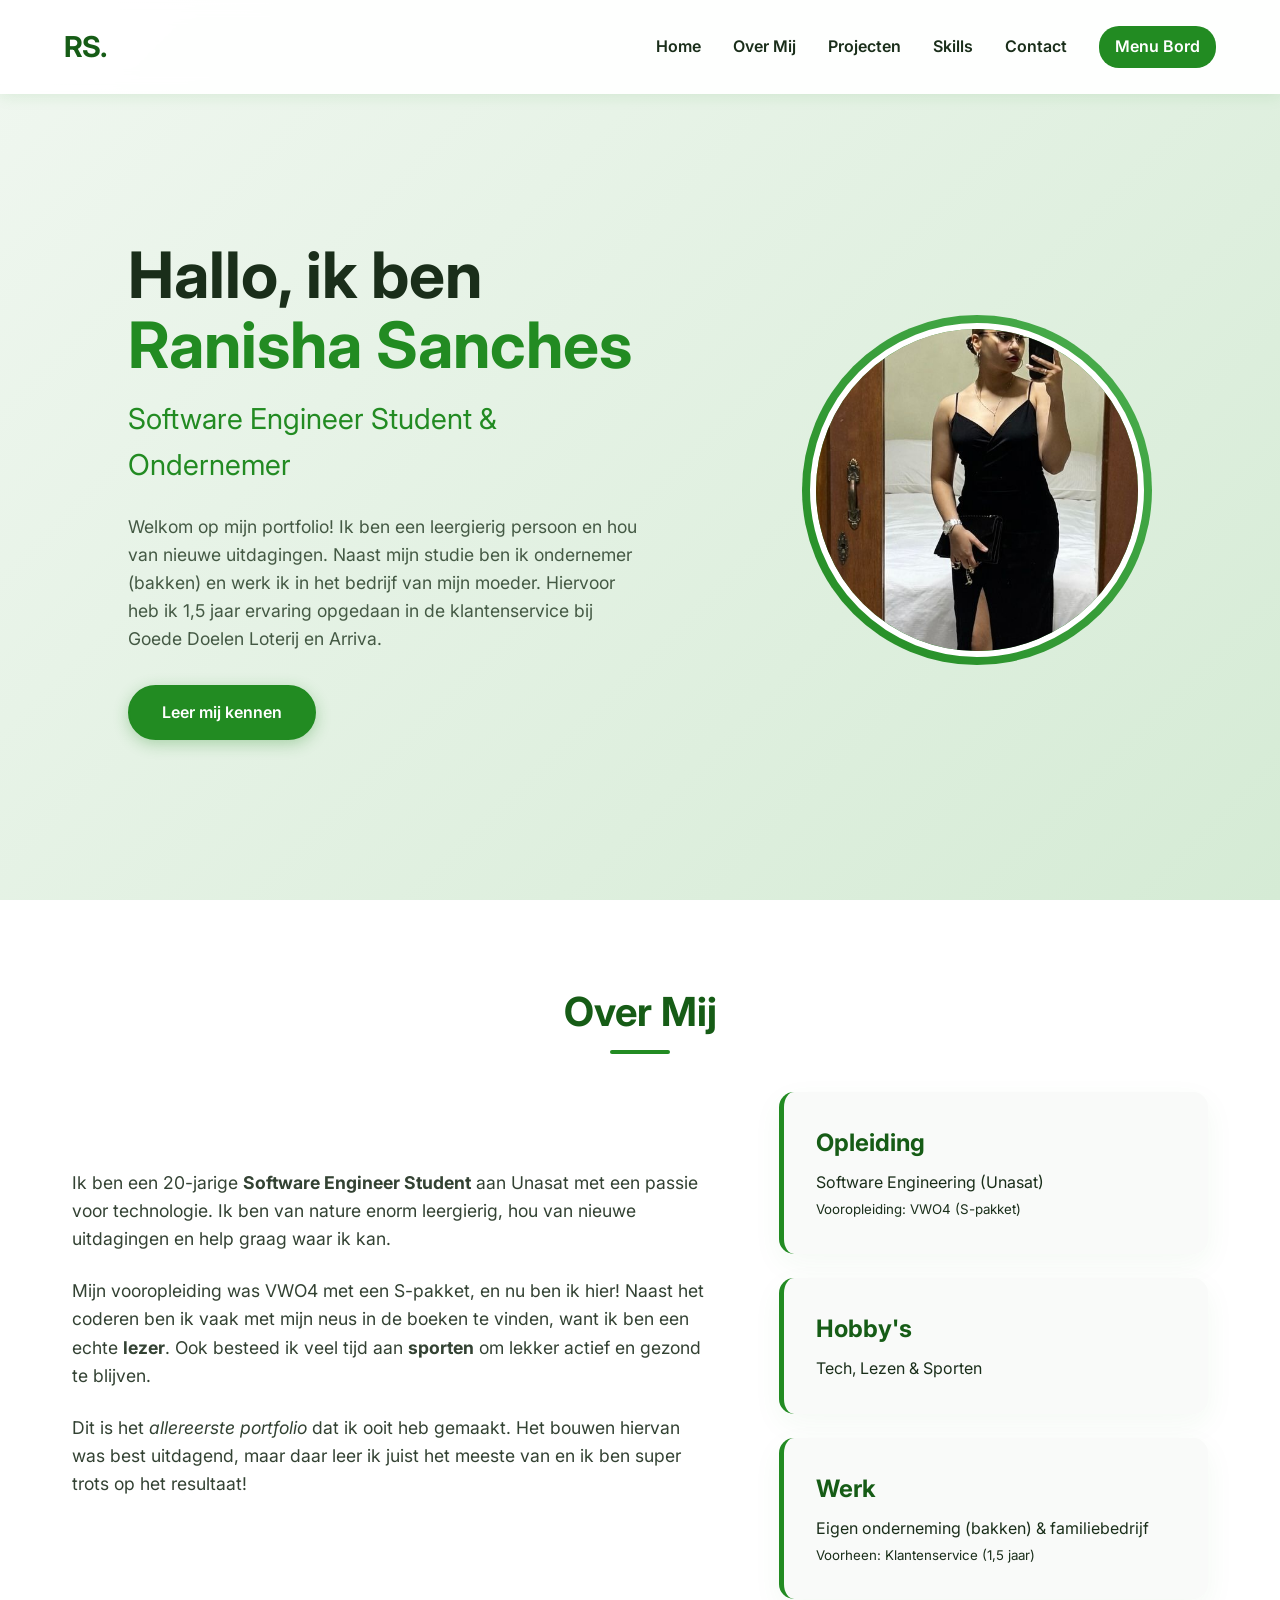
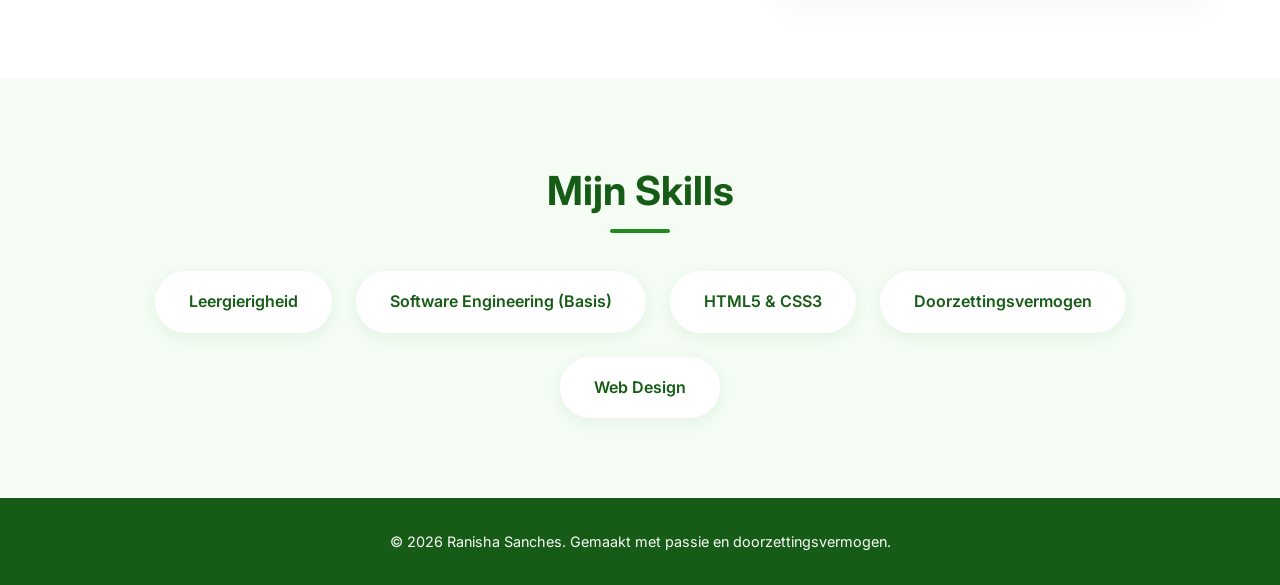
<file: index.html>
<!DOCTYPE html>
<html lang="nl">

<head>
    <meta charset="UTF-8">
    <meta name="viewport" content="width=device-width, initial-scale=1.0">
    <title>Ranisha Sanches | Portfolio</title>
    <!-- Koppeling naar het speciale portfolio CSS bestand -->
    <link rel="stylesheet" href="css/main.css">
    <!-- Een strak, modern lettertype van Google Fonts -->
    <link href="https://fonts.googleapis.com/css2?family=Inter:wght@300;400;600;700&display=swap" rel="stylesheet">
</head>

<body>

    <!-- Navigatiebalk bovenin -->
    <nav class="navbar">
        <div class="logo">RS.</div>
        <div class="nav-links">
            <a href="index.html#home">Home</a>
            <a href="index.html#about">Over Mij</a>
            <a href="work.html">Projecten</a>
            <a href="index.html#skills">Skills</a>
            <a href="contact.html">Contact</a>
            <a href="menu.html" class="btn-terug">Menu Bord</a>
        </div>
    </nav>

    <!-- Hero Sectie (De eerste indruk) -->
    <header id="home" class="hero">
        <div class="hero-content">
            <h1>Hallo, ik ben <br><span class="highlight">Ranisha Sanches</span></h1>
            <h2>Software Engineer Student & Ondernemer</h2>
            <p>Welkom op mijn portfolio! Ik ben een leergierig persoon en hou van nieuwe uitdagingen. Naast mijn studie ben ik ondernemer (bakken) en werk ik in het bedrijf van mijn moeder. Hiervoor heb ik 1,5 jaar ervaring opgedaan in de klantenservice bij Goede Doelen Loterij en Arriva.</p>
            <a href="#about" class="btn">Leer mij kennen</a>
        </div>
        <div class="hero-image">
            <div class="image-wrapper">
                <!-- Tijdelijke profielfoto - deze kun je vervangen door je eigen foto! -->
                <img src="img/profile.jpeg" alt="Foto van Ranisha Sanches">
            </div>
        </div>
    </header>

    <!-- Over Mij Sectie -->
    <section id="about" class="about">
        <div class="section-container">
            <h2 class="section-title">Over Mij</h2>
            <div class="about-content">
                <div class="about-text">
                    <p>Ik ben een 20-jarige <strong>Software Engineer Student</strong> aan Unasat met een passie voor technologie. Ik ben van nature enorm leergierig, hou van nieuwe uitdagingen en help graag waar ik kan.</p>
                    <p>Mijn vooropleiding was VWO4 met een S-pakket, en nu ben ik hier! Naast het coderen ben ik vaak met mijn neus in de boeken te vinden, want ik ben een echte <strong>lezer</strong>. Ook besteed ik veel tijd aan <strong>sporten</strong> om lekker actief en gezond te blijven.</p>
                    <p>Dit is het <em>allereerste portfolio</em> dat ik ooit heb gemaakt. Het bouwen hiervan was best uitdagend, maar daar leer ik juist het meeste van en ik ben super trots op het resultaat!</p>
                </div>
                <div class="about-stats">
                    <div class="stat-card">
                        <h3>Opleiding</h3>
                        <p>Software Engineering (Unasat)<br><small>Vooropleiding: VWO4 (S-pakket)</small></p>
                    </div>
                    <div class="stat-card">
                        <h3>Hobby's</h3>
                        <p>Tech, Lezen & Sporten</p>
                    </div>
                    <div class="stat-card">
                        <h3>Werk</h3>
                        <p>Eigen onderneming (bakken) & familiebedrijf<br><small>Voorheen: Klantenservice (1,5 jaar)</small></p>
                    </div>
                </div>
            </div>
        </div>
    </section>
    <!-- Skills Sectie -->
    <section id="skills" class="skills">
        <div class="section-container">
            <h2 class="section-title">Mijn Skills</h2>
            <div class="skills-grid">
                <div class="skill-card">Leergierigheid</div>
                <div class="skill-card">Software Engineering (Basis)</div>
                <div class="skill-card">HTML5 & CSS3</div>
                <div class="skill-card">Doorzettingsvermogen</div>
                <div class="skill-card">Web Design</div>
            </div>
        </div>
    </section>

    <!-- Footer -->
    <footer>
        <p>&copy; 2026 Ranisha Sanches. Gemaakt met passie en doorzettingsvermogen.</p>
    </footer>

</body>

</html>
</file>
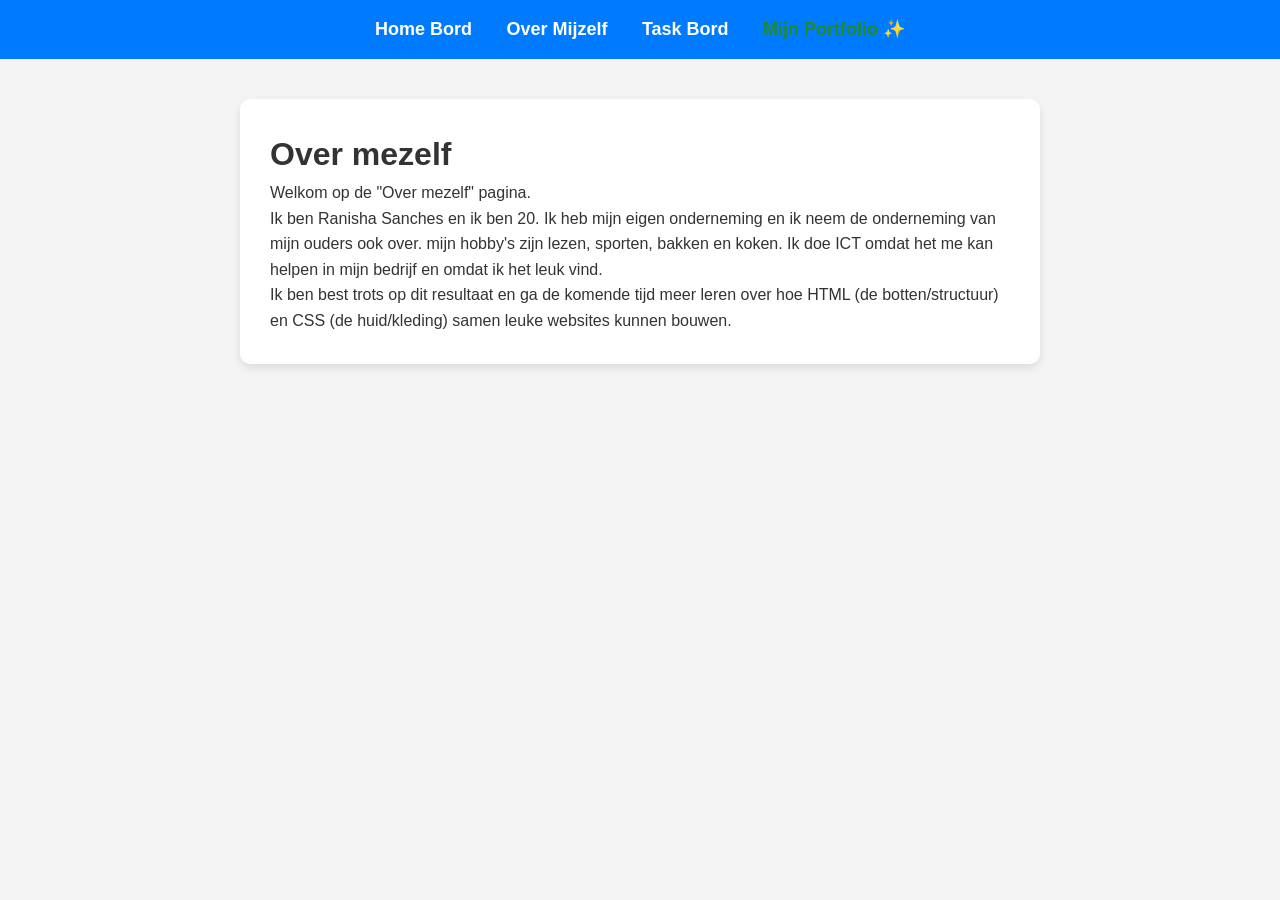
<file: about.html>
<!DOCTYPE html>
<html lang="nl">

<head>
    <meta charset="UTF-8">
    <meta name="viewport" content="width=device-width, initial-scale=1.0">
    <title>Beginner Web - Over Mijzelf</title>
    <!-- We linken wéér hetzelfde CSS bestand, zodat deze pagina er ook mooi uitziet! -->
    <link rel="stylesheet" href="css/main.css">
    <link rel="stylesheet" href="css/style.css">
</head>

<body>

    <!-- HETZELFDE MENU BORD ALTIJD BOVENAAN -->
    <nav>
        <a href="menu.html">Home Bord</a>
        <a href="about.html">Over Mijzelf</a>
        <a href="tasks.html">Task Bord</a>
        <a href="index.html" class="highlight-link">Mijn Portfolio ✨</a>
    </nav>

    <!-- DE INHOUD VAN DE 'OVER MIJ' PAGINA -->
    <div class="container">
        <h1>Over mezelf</h1>
        <p>Welkom op de "Over mezelf" pagina.</p>
        <p>Ik ben Ranisha Sanches en ik ben 20. Ik heb mijn eigen onderneming en ik neem de onderneming van mijn ouders
            ook over. mijn hobby's zijn lezen, sporten, bakken en koken. Ik doe ICT omdat het me kan helpen in mijn
            bedrijf en omdat ik het leuk vind.</p>
        <p>Ik ben best trots op dit resultaat en ga de komende tijd meer leren over hoe HTML (de botten/structuur) en
            CSS (de huid/kleding) samen leuke websites kunnen bouwen.</p>
    </div>

</body>

</html>
</file>
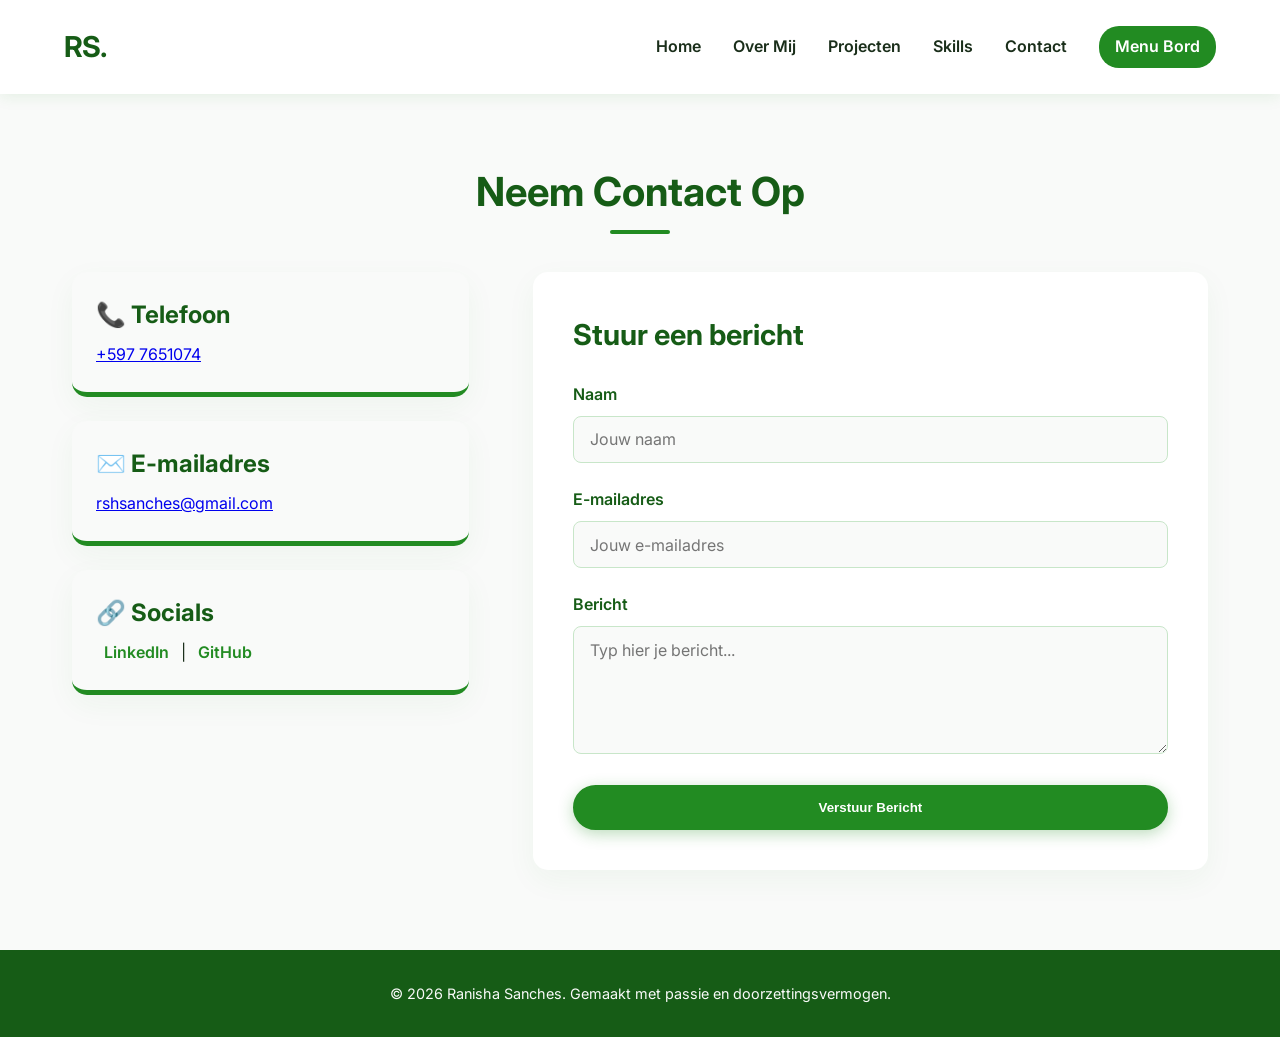
<file: contact.html>
<!DOCTYPE html>
<html lang="nl">

<head>
    <meta charset="UTF-8">
    <meta name="viewport" content="width=device-width, initial-scale=1.0">
    <title>Ranisha Sanches | Contact</title>
    <link rel="stylesheet" href="css/main.css">
    <link rel="stylesheet" href="css/contact.css">
    <link href="https://fonts.googleapis.com/css2?family=Inter:wght@300;400;600;700&display=swap" rel="stylesheet">
</head>

<body>

    <nav class="navbar">
        <div class="logo">RS.</div>
        <div class="nav-links">
            <a href="index.html#home">Home</a>
            <a href="index.html#about">Over Mij</a>
            <a href="work.html">Projecten</a>
            <a href="index.html#skills">Skills</a>
            <a href="contact.html">Contact</a>
            <a href="menu.html" class="btn-terug">Menu Bord</a>
        </div>
    </nav>

    <section id="contact" class="contact">
        <div class="section-container">
            <h2 class="section-title">Neem Contact Op</h2>
            <div class="contact-layout">
                <div class="contact-info">
                    <div class="stat-card contact-card">
                        <h3>📞 Telefoon</h3>
                        <p><a href="tel:+5977651074">+597 7651074</a></p>
                    </div>
                    <div class="stat-card contact-card">
                        <h3>✉️ E-mailadres</h3>
                        <p><a href="mailto:rshsanches@gmail.com">rshsanches@gmail.com</a></p>
                    </div>
                    <div class="stat-card contact-card">
                        <h3>🔗 Socials</h3>
                        <p>
                            <a href="#" class="social-link">LinkedIn</a> | 
                            <a href="#" class="social-link">GitHub</a>
                        </p>
                    </div>
                </div>
                
                <div class="contact-form-container">
                    <form class="contact-form" action="#" method="POST">
                        <h3>Stuur een bericht</h3>
                        <div class="form-group">
                            <label for="name">Naam</label>
                            <input type="text" id="name" name="name" required placeholder="Jouw naam">
                        </div>
                        <div class="form-group">
                            <label for="email">E-mailadres</label>
                            <input type="email" id="email" name="email" required placeholder="Jouw e-mailadres">
                        </div>
                        <div class="form-group">
                            <label for="message">Bericht</label>
                            <textarea id="message" name="message" rows="5" required placeholder="Typ hier je bericht..."></textarea>
                        </div>
                        <button type="submit" class="btn btn-submit">Verstuur Bericht</button>
                    </form>
                </div>
            </div>
        </div>
    </section>

    <footer>
        <p>&copy; 2026 Ranisha Sanches. Gemaakt met passie en doorzettingsvermogen.</p>
    </footer>

</body>
</html>
</file>
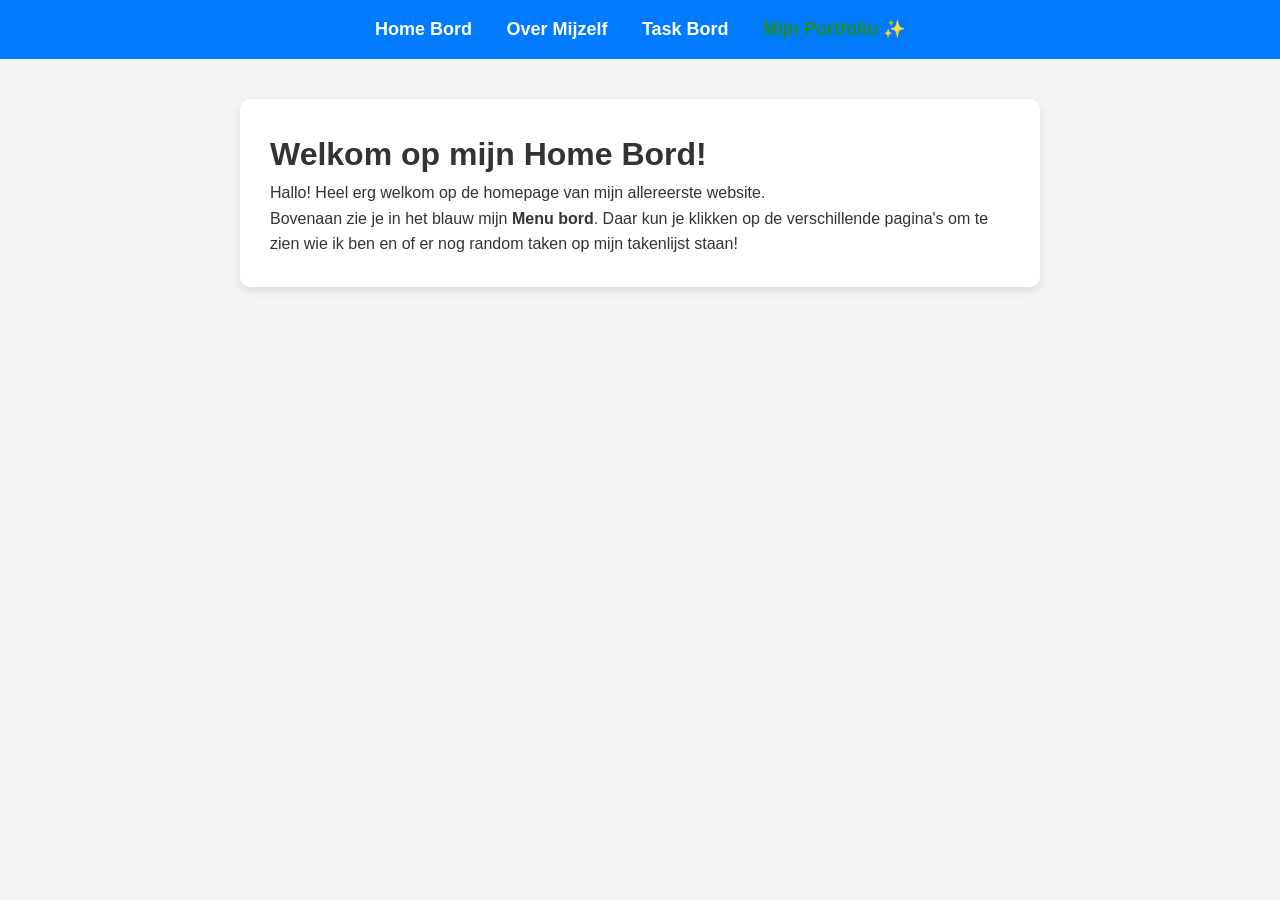
<file: menu.html>
<!DOCTYPE html>
<html lang="nl">
<head>
    <!-- basisinstellingen -->
    <meta charset="UTF-8">
    <meta name="viewport" content="width=device-width, initial-scale=1.0">
    
    <!-- De titel die je bovenin het tabblad van je internetbrowser ziet -->
    <title>Beginner Web - Homebord</title>
    
    <!-- Hier vertellen we HTML dat we een CSS bestand hebben om het mooi te maken -->
    <link rel="stylesheet" href="css/main.css">
    <link rel="stylesheet" href="css/style.css">
</head>
<body>

    <!-- DIT IS HET MENU BORD -->
    <nav>
        <!-- De afkorting 'a href' betekent dat we hier een pagina aan koppelen -->
        <a href="menu.html">Home Bord</a>
        <a href="about.html">Over Mijzelf</a>
        <a href="tasks.html">Task Bord</a>
        <a href="index.html" class="highlight-link">Mijn Portfolio ✨</a>
    </nav>

    <!-- DIT IS HET HOME BORD (De inhoud van deze pagina) -->
    <div class="container">
        <!-- H1 is de GROOTSTE titel (Heading 1) op je pagina -->
        <h1>Welkom op mijn Home Bord!</h1>
        
        <!-- 'p' staat voor 'paragraph' oftwel alinea met gewone tekst -->
        <p>Hallo! Heel erg welkom op de homepage van mijn allereerste website.</p>
        <p>Bovenaan zie je in het blauw mijn <b>Menu bord</b>. Daar kun je klikken op de verschillende pagina's om te zien wie ik ben en of er nog random taken op mijn takenlijst staan!</p>
    </div>

</body>
</html>
</file>
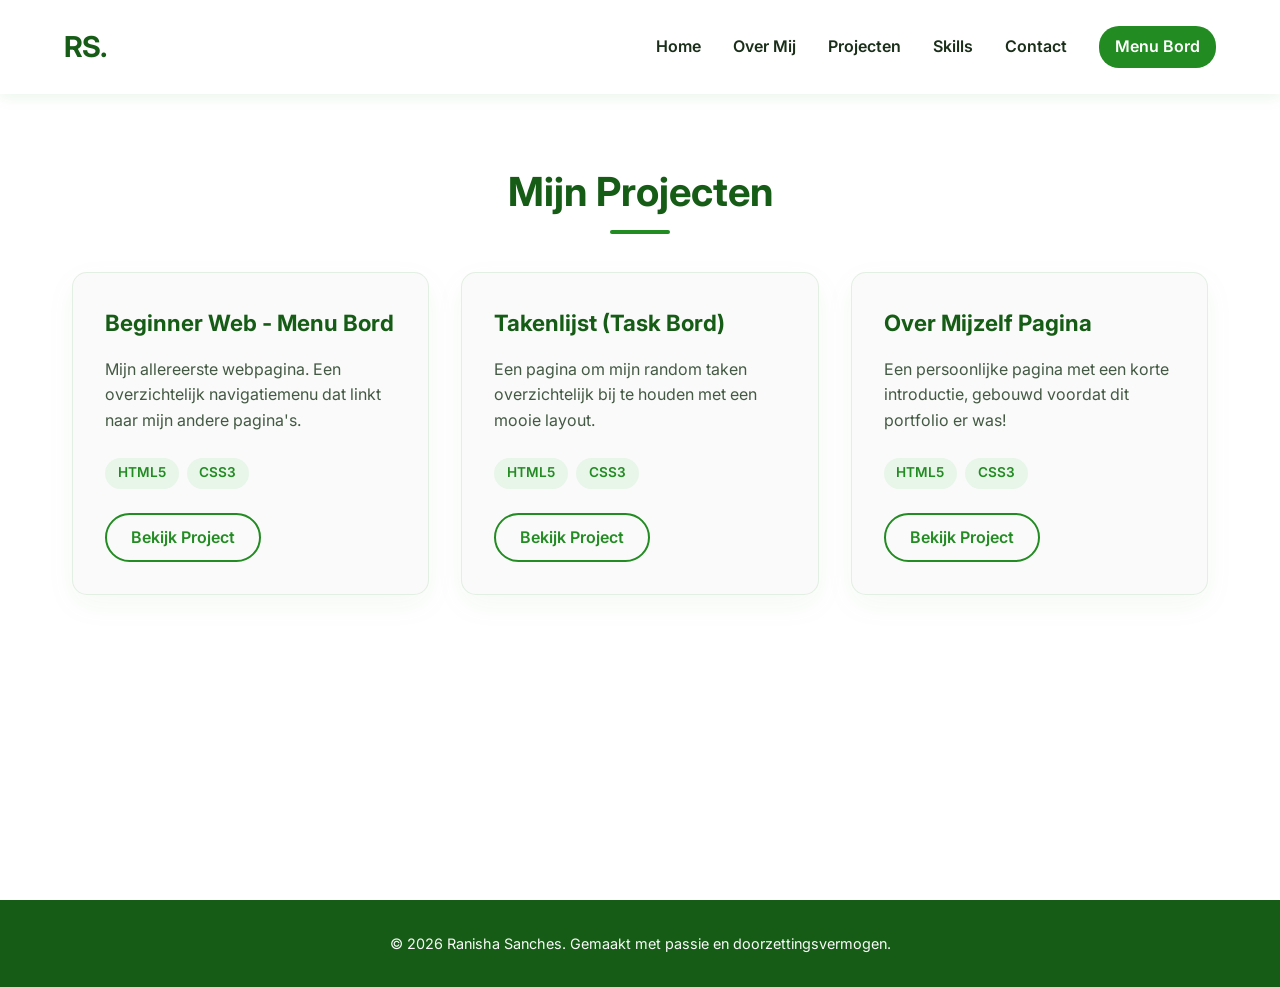
<file: work.html>
<!DOCTYPE html>
<html lang="nl">

<head>
    <meta charset="UTF-8">
    <meta name="viewport" content="width=device-width, initial-scale=1.0">
    <title>Ranisha Sanches | Projecten</title>
    <link rel="stylesheet" href="css/main.css">
    <link rel="stylesheet" href="css/work.css">
    <link href="https://fonts.googleapis.com/css2?family=Inter:wght@300;400;600;700&display=swap" rel="stylesheet">
</head>

<body>

    <nav class="navbar">
        <div class="logo">RS.</div>
        <div class="nav-links">
            <a href="index.html#home">Home</a>
            <a href="index.html#about">Over Mij</a>
            <a href="work.html">Projecten</a>
            <a href="index.html#skills">Skills</a>
            <a href="contact.html">Contact</a>
            <a href="menu.html" class="btn-terug">Menu Bord</a>
        </div>
    </nav>

    <section id="work" class="work">
        <div class="section-container">
            <h2 class="section-title">Mijn Projecten</h2>
            <div class="projects-grid">
                <div class="project-card">
                    <div class="project-content">
                        <h3>Beginner Web - Menu Bord</h3>
                        <p>Mijn allereerste webpagina. Een overzichtelijk navigatiemenu dat linkt naar mijn andere pagina's.</p>
                        <div class="tech-stack">
                            <span>HTML5</span>
                            <span>CSS3</span>
                        </div>
                        <a href="menu.html" class="btn-project">Bekijk Project</a>
                    </div>
                </div>
                <div class="project-card">
                    <div class="project-content">
                        <h3>Takenlijst (Task Bord)</h3>
                        <p>Een pagina om mijn random taken overzichtelijk bij te houden met een mooie layout.</p>
                        <div class="tech-stack">
                            <span>HTML5</span>
                            <span>CSS3</span>
                        </div>
                        <a href="tasks.html" class="btn-project">Bekijk Project</a>
                    </div>
                </div>
                <div class="project-card">
                    <div class="project-content">
                        <h3>Over Mijzelf Pagina</h3>
                        <p>Een persoonlijke pagina met een korte introductie, gebouwd voordat dit portfolio er was!</p>
                        <div class="tech-stack">
                            <span>HTML5</span>
                            <span>CSS3</span>
                        </div>
                        <a href="about.html" class="btn-project">Bekijk Project</a>
                    </div>
                </div>
            </div>
        </div>
    </section>

    <footer>
        <p>&copy; 2026 Ranisha Sanches. Gemaakt met passie en doorzettingsvermogen.</p>
    </footer>

</body>
</html>
</file>
<file: css/main.css>
:root {
    --primary-color: #228B22; /* Forest Green */
    --primary-dark: #165c16;  /* Donkerdere tint voor contrast */
    --accent-color: #4CAF50;  /* Lichte groen voor accenten */
    --bg-light: #F9FAF9;      /* Zachte lichte achtergrond */
    --bg-white: #FFFFFF;
    --text-dark: #1a2e1a;     /* Zeer donker groen (bijna zwart) voor tekst */
    --text-light: #ffffff;
    --font-main: 'Inter', sans-serif;
    --transition: all 0.3s ease;
}

* {
    margin: 0;
    padding: 0;
    box-sizing: border-box;
}

body {
    font-family: var(--font-main);
    color: var(--text-dark);
    background-color: var(--bg-light);
    line-height: 1.6;
}

html {
    scroll-behavior: smooth;
}

/* Typografie */
h1, h2, h3 {
    font-weight: 700;
}

.highlight {
    color: var(--primary-color);
}

.section-title {
    font-size: 2.5rem;
    text-align: center;
    margin-bottom: 3rem;
    color: var(--primary-dark);
    position: relative;
}

.section-title::after {
    content: '';
    position: absolute;
    bottom: -10px;
    left: 50%;
    transform: translateX(-50%);
    width: 60px;
    height: 4px;
    background-color: var(--primary-color);
    border-radius: 2px;
}

/* Navigatiebalk */
.navbar {
    position: fixed;
    top: 0;
    left: 0;
    width: 100%;
    display: flex;
    justify-content: space-between;
    align-items: center;
    padding: 1.5rem 5%;
    background-color: rgba(255, 255, 255, 0.95);
    backdrop-filter: blur(10px);
    z-index: 1000;
    box-shadow: 0 2px 15px rgba(34, 139, 34, 0.1); /* Forest green glow */
}

.logo {
    font-size: 1.8rem;
    font-weight: 700;
    color: var(--primary-dark);
    letter-spacing: -1px;
}

.nav-links {
    display: flex;
    align-items: center;
}

.nav-links a {
    text-decoration: none;
    color: var(--text-dark);
    margin-left: 2rem;
    font-weight: 600;
    transition: var(--transition);
}

.highlight-link {
    color: var(--primary-color) !important;
    font-weight: bold !important;
}

.nav-links a:hover {
    color: var(--primary-color);
}

.nav-links .btn-terug {
    background-color: var(--primary-color);
    color: var(--text-light);
    padding: 0.5rem 1rem;
    border-radius: 20px;
}

.nav-links .btn-terug:hover {
    background-color: var(--primary-dark);
    color: var(--text-light);
}

/* Hero Sectie */
.hero {
    min-height: 100vh;
    display: flex;
    align-items: center;
    justify-content: space-between;
    padding: 0 10%;
    /* Subtiel groen patroon of gradient voor een strakke look */
    background: linear-gradient(135deg, #f0f7f0 0%, #d5ebd5 100%);
    padding-top: 80px; 
}

.hero-content {
    max-width: 50%;
}

.hero-content h1 {
    font-size: 4rem;
    line-height: 1.1;
    margin-bottom: 1rem;
    color: var(--text-dark);
}

.hero-content h2 {
    font-size: 1.8rem;
    font-weight: 400;
    color: var(--primary-color);
    margin-bottom: 1.5rem;
}

.hero-content p {
    font-size: 1.1rem;
    margin-bottom: 2rem;
    color: #445944; /* Grijzig groen */
}

.btn {
    display: inline-block;
    padding: 0.8rem 2rem;
    background-color: var(--primary-color);
    color: var(--text-light);
    text-decoration: none;
    border-radius: 50px;
    font-weight: 600;
    transition: var(--transition);
    border: 2px solid var(--primary-color);
    box-shadow: 0 4px 15px rgba(34, 139, 34, 0.3);
}

.btn:hover {
    background-color: transparent;
    color: var(--primary-color);
    box-shadow: none;
}

/* Hero Afbeelding */
.hero-image {
    max-width: 45%;
    display: flex;
    justify-content: center;
}

.image-wrapper {
    position: relative;
    width: 350px;
    height: 350px;
    border-radius: 50%;
    padding: 8px;
    background: linear-gradient(45deg, var(--primary-color), var(--accent-color));
    animation: float 6s ease-in-out infinite;
}

.image-wrapper img {
    width: 100%;
    height: 100%;
    object-fit: cover;
    border-radius: 50%;
    border: 6px solid var(--bg-white);
}

@keyframes float {
    0% { transform: translateY(0px); }
    50% { transform: translateY(-15px); }
    100% { transform: translateY(0px); }
}

/* Sectie Containers */
.section-container {
    max-width: 1200px;
    margin: 0 auto;
    padding: 5rem 2rem;
}

/* Over Mij Sectie */
.about {
    background-color: var(--bg-white);
}

.about-content {
    display: flex;
    gap: 4rem;
    align-items: center;
}

.about-text {
    flex: 1.2;
    font-size: 1.1rem;
    color: #334233;
}

.about-text p {
    margin-bottom: 1.5rem;
}

.about-stats {
    flex: 0.8;
    display: flex;
    flex-direction: column;
    gap: 1.5rem;
}

.stat-card {
    background-color: var(--bg-light);
    padding: 2rem;
    border-radius: 15px;
    box-shadow: 0 10px 30px rgba(34, 139, 34, 0.05);
    border-left: 5px solid var(--primary-color);
    transition: var(--transition);
}

.stat-card:hover {
    transform: translateX(10px);
    box-shadow: 0 15px 40px rgba(34, 139, 34, 0.1);
}

.stat-card h3 {
    color: var(--primary-dark);
    font-size: 1.5rem;
    margin-bottom: 0.5rem;
}

/* Skills Sectie */
.skills {
    background-color: #f4fcf4; /* Een hele lichte groene tint voor afwisseling */
}

.skills-grid {
    display: flex;
    flex-wrap: wrap;
    gap: 1.5rem;
    justify-content: center;
}

.skill-card {
    background-color: var(--bg-white);
    padding: 1rem 2rem;
    border-radius: 50px;
    font-weight: 600;
    color: var(--primary-dark);
    box-shadow: 0 4px 15px rgba(34, 139, 34, 0.08);
    transition: var(--transition);
    border: 2px solid transparent;
}

.skill-card:hover {
    border-color: var(--primary-color);
    transform: translateY(-5px);
    color: var(--primary-color);
}



/* Footer */
footer {
    background-color: var(--primary-dark);
    color: var(--bg-light);
    text-align: center;
    padding: 2rem;
    font-size: 0.9rem;
}

/* Responsief Ontwerp (Voor mobieltjes) */
@media (max-width: 900px) {
    .hero {
        flex-direction: column;
        text-align: center;
        padding-top: 120px;
    }
    
    .hero-content {
        max-width: 100%;
        margin-bottom: 3rem;
    }
    
    .hero-image {
        max-width: 100%;
    }
    
    .image-wrapper {
        width: 280px;
        height: 280px;
    }
    
    .about-content {
        flex-direction: column;
    }
    
    .nav-links {
        display: none; /* Normaal verbergen we dit op mobiel achter een knop */
    }
}
</file>
<file: css/style.css>
/* Dit is het CSS bestand. Hiermee bepalen we hoe de website eruitziet. (Kleuren, lettertypes, afstand) */

/* 'body' is de hele pagina */
body {
    font-family: Arial, sans-serif; /* Een makkelijk leesbaar lettertype */
    margin: 0; /* Haalt de standaard witruimte rond de randen weg */
    padding: 0;
    background-color: #f4f4f4; /* Een lichtgrijze achtergrondkleur */
    color: #333; /* Donkergrijze tekstkleur (beter leesbaar dan puur zwart) */
}

/* Het menu bord bovenaan (navigatie) */
nav {
    background-color: #007BFF; /* Mooie blauwe kleur voor het menu */
    padding: 15px; /* Voegt ruimte toe aan de binnenkant van het menu (boven en onder) */
    text-align: center; /* Zet de links in het midden */
}

/* De knoppen/links in het menu */
nav a {
    color: white; /* Tekstkleur van de link is wit */
    text-decoration: none; /* Haalt het standaard streepje onder de link weg */
    margin: 0 15px; /* Creëert ruimte tussen de verschillende knoppen */
    font-size: 18px; /* Maakt de tekst iets groter */
    font-weight: bold; /* Maakt de letters dikgedrukt */
}

/* Wat er gebeurt als je met de muis over een link (knop) gaat */
nav a:hover {
    color: #FFD700; /* Verandert de tekstkleur in goud/geel bij een hover */
}

/* Een kader (doos) waar we alle tekst van de pagina inzetten, zodat het netjes in het midden staat */
.container {
    max-width: 800px; /* De tekst wordt nóóit breder dan 800 pixels */
    margin: 40px auto; /* 'auto' zorgt ervoor dat kader in het midden van het scherm staat */
    background-color: white; /* Geeft het kader een witte achtergrond */
    padding: 30px; /* Ruimte aan de binnenkant rondom de tekst */
    border-radius: 10px; /* Maakt de hoekjes van het witte kader mooi rond */
    box-shadow: 0px 4px 10px rgba(0, 0, 0, 0.1); /* Voegt een lichte, chique schaduw toe achter het kader */
}

/* Stijl speciaal voor de opmaak van onze takenlijst */
ul {
    list-style-type: square; /* Laat vierkantjes zien in plaats van de standaard rondjes voor de lijst */
    padding-left: 20px;
}

/* Stijl voor Elk individueel taakje (list element) */
li {
    margin-bottom: 12px; /* Ruimte tussen de taken in de lijst */
    font-size: 16px;
}
</file>
<file: css/contact.css>
/* Contact Sectie Updates */
.contact {
    min-height: 100vh;
    padding-top: 80px;
}
.contact-layout {
    display: flex;
    gap: 4rem;
    flex-wrap: wrap;
}

.contact-info {
    flex: 1;
    min-width: 300px;
    display: flex;
    flex-direction: column;
    gap: 1.5rem;
}

.contact-card {
    border-left: none;
    border-bottom: 5px solid var(--primary-color);
    padding: 1.5rem;
}

.social-link {
    color: var(--primary-color);
    text-decoration: none;
    font-weight: 600;
    margin: 0 0.5rem;
    transition: var(--transition);
}

.social-link:hover {
    color: var(--primary-dark);
    text-decoration: underline;
}

.contact-form-container {
    flex: 1.5;
    min-width: 300px;
    background-color: var(--bg-white);
    padding: 2.5rem;
    border-radius: 15px;
    box-shadow: 0 10px 30px rgba(34, 139, 34, 0.05);
}

.contact-form h3 {
    color: var(--primary-dark);
    font-size: 1.8rem;
    margin-bottom: 1.5rem;
}

.form-group {
    margin-bottom: 1.5rem;
}

.form-group label {
    display: block;
    margin-bottom: 0.5rem;
    font-weight: 600;
    color: var(--primary-dark);
}

.form-group input,
.form-group textarea {
    width: 100%;
    padding: 0.8rem 1rem;
    border: 1px solid #c8e6c9;
    border-radius: 8px;
    font-family: var(--font-main);
    font-size: 1rem;
    transition: var(--transition);
    background-color: var(--bg-light);
}

.form-group input:focus,
.form-group textarea:focus {
    outline: none;
    border-color: var(--primary-color);
    box-shadow: 0 0 0 3px rgba(34, 139, 34, 0.1);
}

.btn-submit {
    width: 100%;
    cursor: pointer;
}
</file>
<file: css/work.css>
/* Mijn Werk / Projecten Sectie */
.work {
    background-color: var(--bg-white);
    min-height: 100vh;
    padding-top: 80px;
}

.projects-grid {
    display: grid;
    grid-template-columns: repeat(auto-fit, minmax(300px, 1fr));
    gap: 2rem;
}

.project-card {
    background-color: var(--bg-light);
    border-radius: 15px;
    overflow: hidden;
    box-shadow: 0 10px 30px rgba(34, 139, 34, 0.05);
    transition: var(--transition);
    border: 1px solid rgba(34, 139, 34, 0.1);
}

.project-card:hover {
    transform: translateY(-10px);
    box-shadow: 0 15px 40px rgba(34, 139, 34, 0.15);
}

.project-content {
    padding: 2rem;
}

.project-content h3 {
    color: var(--primary-dark);
    font-size: 1.4rem;
    margin-bottom: 1rem;
}

.project-content p {
    color: #445944;
    margin-bottom: 1.5rem;
}

.tech-stack {
    display: flex;
    flex-wrap: wrap;
    gap: 0.5rem;
    margin-bottom: 1.5rem;
}

.tech-stack span {
    background-color: #e8f5e9;
    color: var(--primary-color);
    padding: 0.3rem 0.8rem;
    border-radius: 20px;
    font-size: 0.85rem;
    font-weight: 600;
}

.btn-project {
    display: inline-block;
    padding: 0.6rem 1.5rem;
    background-color: transparent;
    color: var(--primary-color);
    text-decoration: none;
    border-radius: 50px;
    font-weight: 600;
    transition: var(--transition);
    border: 2px solid var(--primary-color);
}

.btn-project:hover {
    background-color: var(--primary-color);
    color: var(--text-light);
}
</file>
